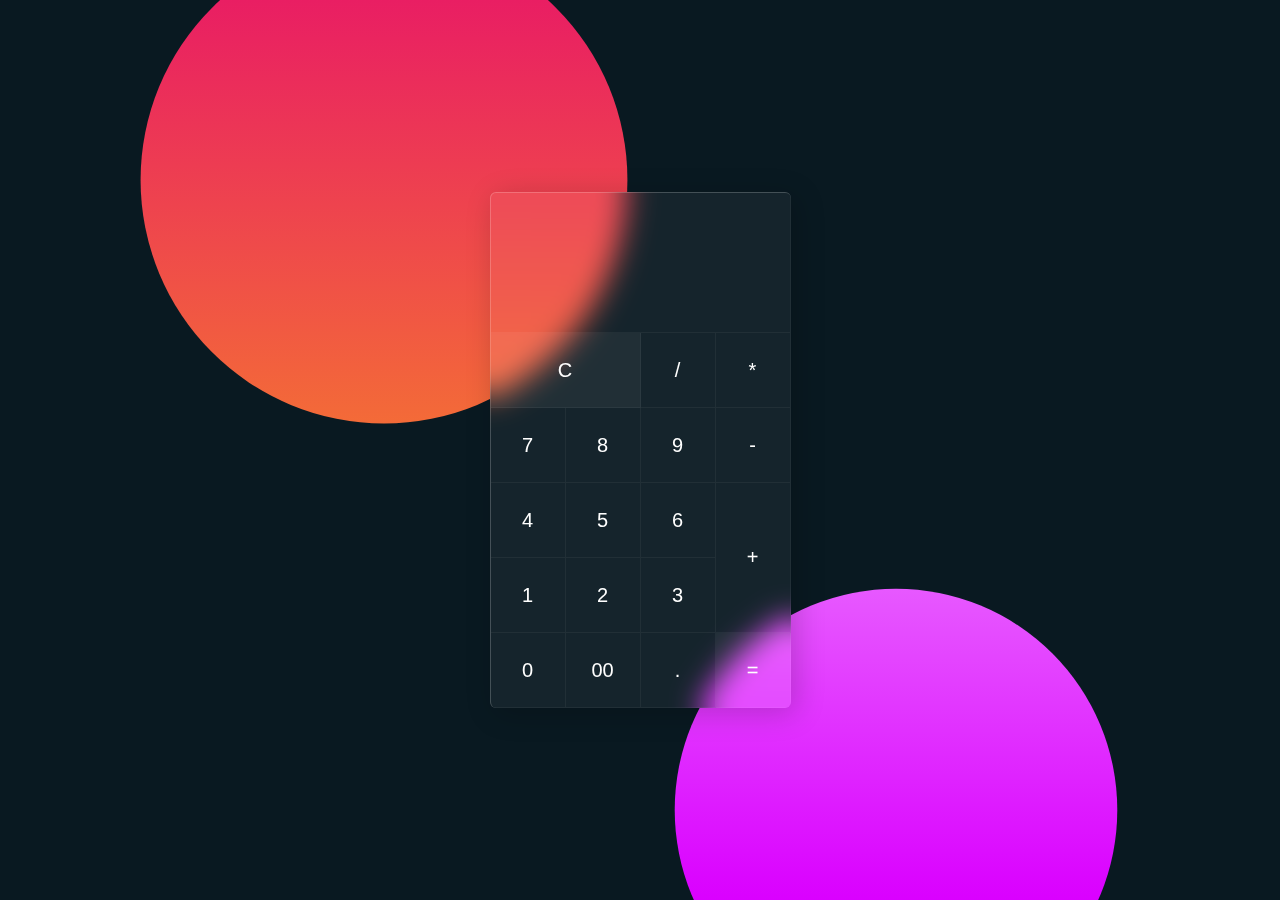
<file: index.html>
<!DOCTYPE html>
<html lang="en">
<head>
    <meta charset="UTF-8">
    <meta http-equiv="X-UA-Compatible" content="IE=edge">
    <meta name="viewport" content="width=device-width, initial-scale=1.0">
    <link rel="stylesheet" href="./style.css">
    <title>calculator</title>
</head>
<body>
    <div class="container">
        <form class="calculator" name="calc">
            <input type="text" readonly class="value" name="txt"/>
            <span class="num clear" onclick="calc.txt.value =''">C</span>
            <span class="num" onclick="document.calc.txt.value +='/'">/</span>
            <span class="num" onclick="document.calc.txt.value +='*'">*</span>
            <span class="num" onclick="document.calc.txt.value +='7'">7</span>
            <span class="num" onclick="document.calc.txt.value +='8'">8</span>
            <span class="num" onclick="document.calc.txt.value +='9'">9</span>
            <span class="num" onclick="document.calc.txt.value +='-'">-</span>
            <span class="num" onclick="document.calc.txt.value +='4'">4</span>
            <span class="num" onclick="document.calc.txt.value +='5'">5</span>
            <span class="num" onclick="document.calc.txt.value +='6'">6</span>
            <span class="num plus" onclick="document.calc.txt.value +='+'">+</span>
            <span class="num" onclick="document.calc.txt.value +='1'">1</span>
            <span class="num" onclick="document.calc.txt.value +='2'">2</span>
            <span class="num" onclick="document.calc.txt.value +='3'">3</span>
            <span class="num" onclick="document.calc.txt.value +='0'">0</span>
            <span class="num" onclick="document.calc.txt.value +='00'">00</span>
            <span class="num" onclick="document.calc.txt.value +='.'">.</span>
            <span class="num equal" onclick="document.calc.txt.value =eval(calc.txt.value)">=</span>
        </form>
    </div>
    <script type="text/javascript" src="vanilla-tilt.js"></script>
<script type="text/javascript">
	VanillaTilt.init(document.querySelector(".container"), {
		max: 25,
		speed: 400,
        glare: true,
        "max-glare": 0.2,
	});
	
</script>
</body>
</html>
</file>
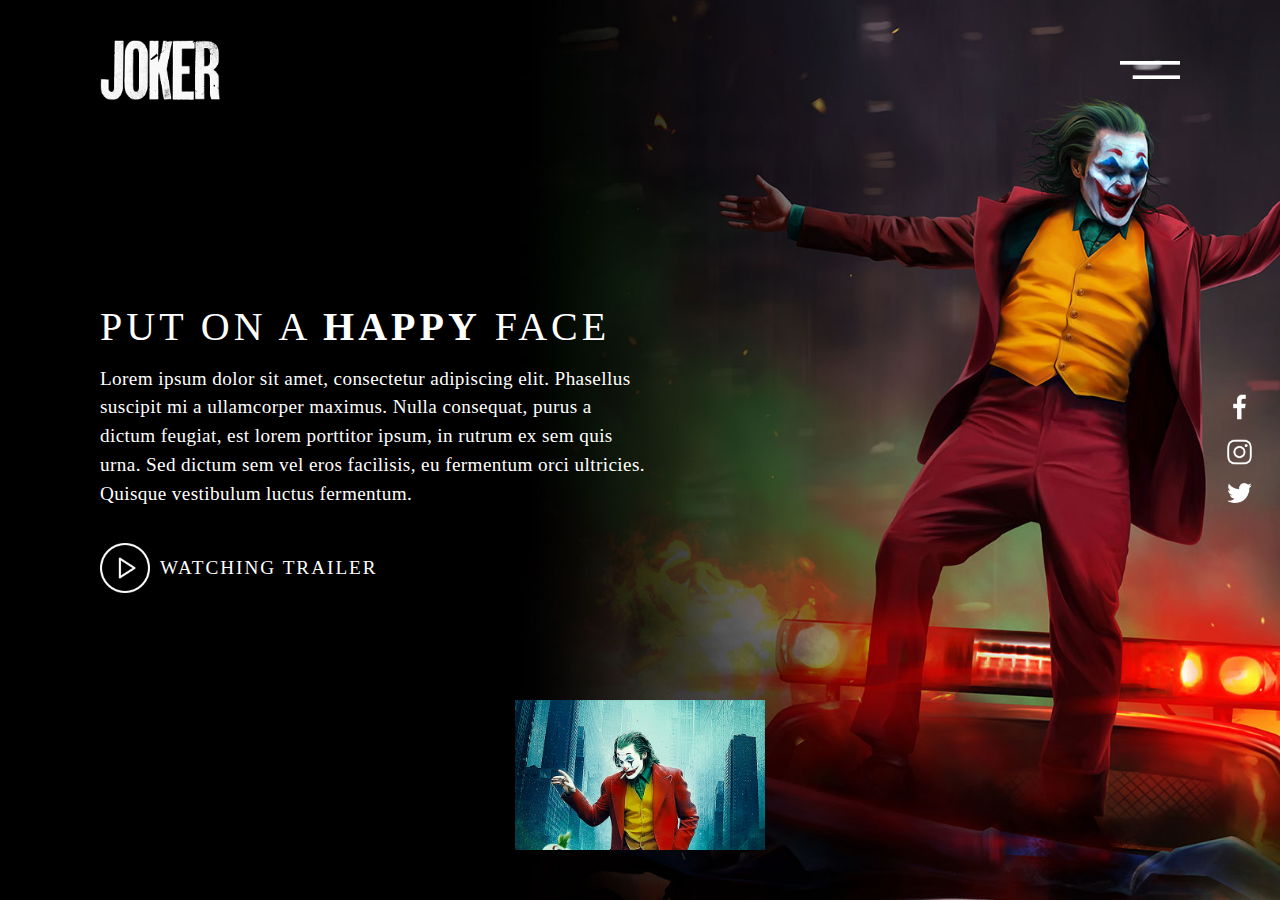
<file: landingPage01/index.html>
<!DOCTYPE html>
<html lang="en">
<head>
    <meta charset="UTF-8">
    <meta http-equiv="X-UA-Compatible" content="IE=edge">
    <meta name="viewport" content="width=device-width, initial-scale=1.0">
    <link rel="stylesheet" href="style.css"/>
    <title>Landing Page</title>
</head>
<body>
    <header>
        <a href="#" class="logo"><img src="logo.png" alt=""></a>
        <div class="toggle"><img src="toggle.png" alt=""></div>
    </header>
    <div class="banner">
        <div class="content">
            <h2>Put on a <span>Happy</span> face</h2>
            <p>Lorem ipsum dolor sit amet, consectetur adipiscing elit. Phasellus suscipit mi a ullamcorper maximus. 
                Nulla consequat, purus a dictum feugiat, est lorem porttitor ipsum, in rutrum ex sem quis urna. 
                Sed dictum sem vel eros facilisis, eu fermentum orci ultricies. Quisque vestibulum luctus fermentum.</p>
            <a href="#" class="play" onclick="toggle()"><img src="play.png" alt="">Watching Trailer</a>
            <div class="slide"></div>
            <ul class="sci">
                <li><a href="#"><img src="facebook.png" alt=""></a></li>
                <li><a href="#"><img src="instagram.png" alt=""></a></li>
                <li><a href="#"><img src="twitter.png" alt=""></a></li>
            </ul>
        </div>        
    </div>
    <div class="trailer">
        <video src="trailer.mp4" controls="true"></video>
        <img src="close.png" class="close" alt="" onclick="toggle()">
    </div>
    <script>
        function toggle(){
            var trailer = document.querySelector('.trailer');
            var video = document.querySelector('.video');
            trailer.classList.toggle('active')
            video.currentTime = 0;
            video.pause()
        }
    </script>
</body>
</html>
</file>
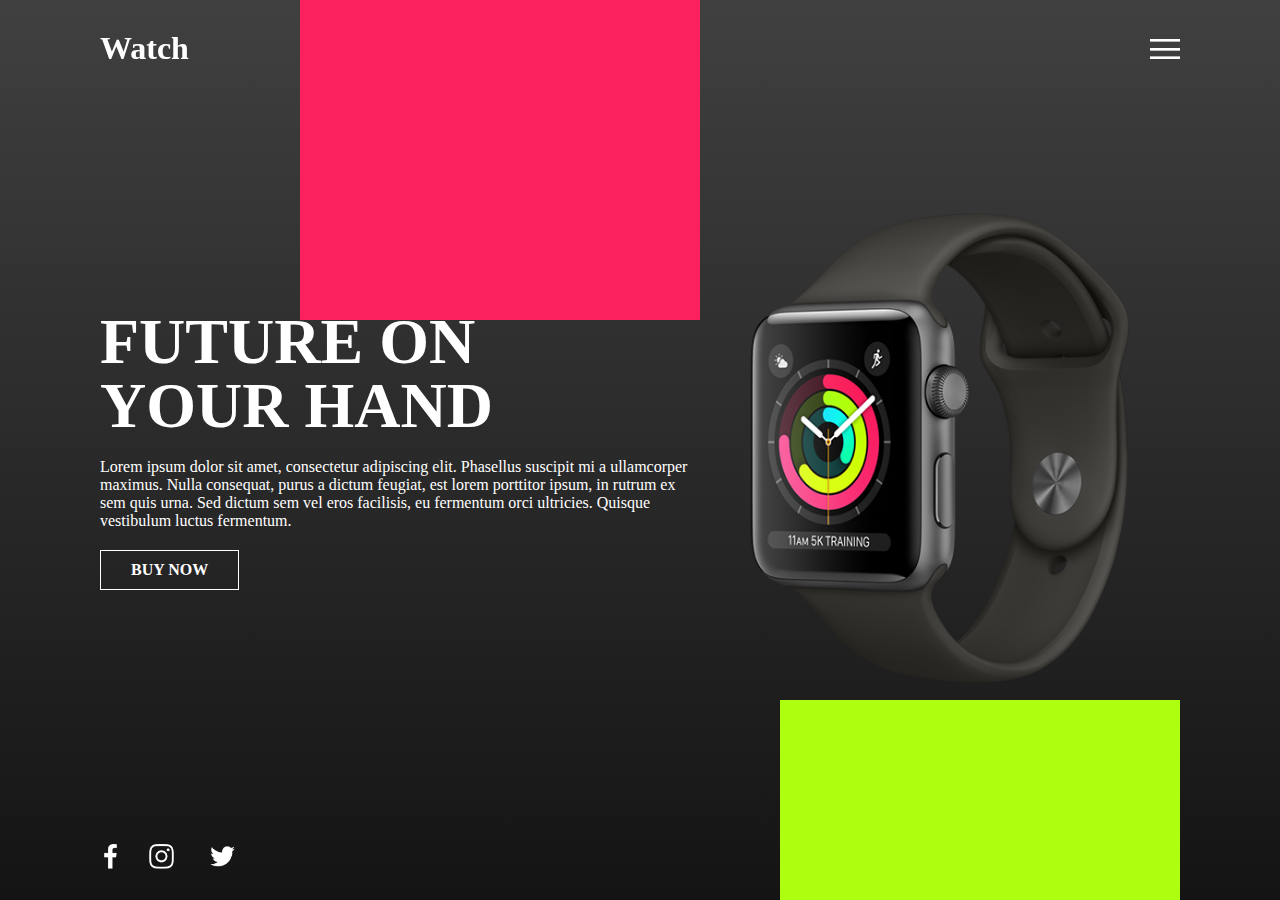
<file: landingPage02/index.html>
<!DOCTYPE html>
<html lang="en">
<head>
    <meta charset="UTF-8">
    <meta http-equiv="X-UA-Compatible" content="IE=edge">
    <meta name="viewport" content="width=device-width, initial-scale=1.0">
<link rel="stylesheet" href="style.css">
    <title>Landing Page</title>
</head>
<body>
    <section class="banner">
    <header>
        <a href="#" class="logo">Watch</a>
        <div class="toggle" onclick="toggle();"></div>
    </header>
    <div class="content">
        <div class="contentBx">
            <h2>Future on<br> your Hand</h2>
            <p>Lorem ipsum dolor sit amet, consectetur adipiscing elit. Phasellus suscipit mi a ullamcorper maximus. 
                Nulla consequat, purus a dictum feugiat, est lorem porttitor ipsum, in rutrum ex sem quis urna. 
                Sed dictum sem vel eros facilisis, eu fermentum orci ultricies. Quisque vestibulum luctus fermentum.</p>
            <a href="#">Buy Now</a>
        </div>
        <div class="imgBx">
            <img src="watch.png" alt="">
        </div>
    </div>
    <ul class="sci">
        <li><a href="#"><img src="facebook.png" alt=""></a></li>
        <li><a href="#"><img src="instagram.png" alt=""></a></li>
        <li><a href="#"><img src="twitter.png" alt=""></a></li>
    </ul>
    <ul class="menu">
        <li><a href="#">Home</a></li>
        <li><a href="#">About</a></li>
        <li><a href="#">Product</a></li>
        <li><a href="#">Store</a></li>
        <li><a href="#">Contant</a></li>
    </ul>
    </section>
    <script type="text/javascript">
        function toggle(){
            const toggle = document.querySelector('.toggle');
            const banner = document.querySelector('.banner');
            toggle.classList.toggle('active');
            banner.classList.toggle('active');
        }
    </script>
</body>
</html>
</file>
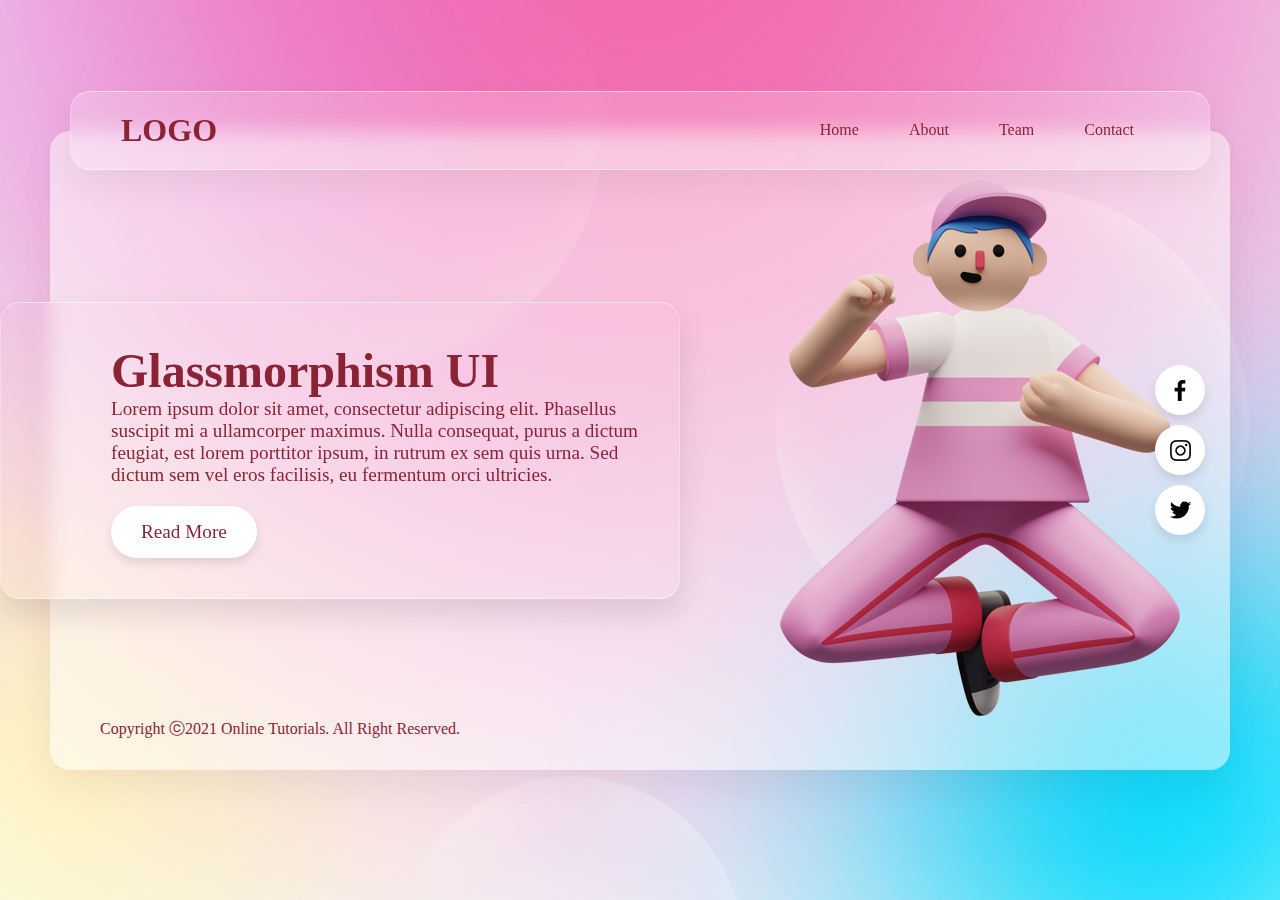
<file: landingPage03/index.html>
<!DOCTYPE html>
<html lang="en">
<head>
    <meta charset="UTF-8">
    <meta http-equiv="X-UA-Compatible" content="IE=edge">
    <meta name="viewport" content="width=device-width, initial-scale=1.0">
    <link rel="stylesheet" href="style.css"/>
    <title>Landing Page</title>
</head>
<body>
    <section>
        <div class="container">
            <header>
                <a href="#" class="logo">LOGO</a>
                <ul>
                    <li><a href="#" class="active">Home</a></li>
                    <li><a href="#">About</a></li>
                    <li><a href="#">Team</a></li>
                    <li><a href="#">Contact</a></li>
                </ul>
            </header>
            <div class="content">
                <h2>Glassmorphism UI</h2>
                <p>Lorem ipsum dolor sit amet, consectetur adipiscing elit. Phasellus suscipit mi a ullamcorper maximus. 
                    Nulla consequat, purus a dictum feugiat, est lorem porttitor ipsum, in rutrum ex sem quis urna. 
                    Sed dictum sem vel eros facilisis, eu fermentum orci ultricies.</p>
                <a href="#">Read More</a>
            </div>
            <div class="imgBx">
                <img src="character.png" alt="">
            </div>
            <ul class="sci">
                <li><a href="#"><img src="facebook.png" alt=""></a></li>
                <li><a href="#"><img src="instagram.png" alt=""></a></li>
                <li><a href="#"><img src="twitter.png" alt=""></a></li>
            </ul>
            <p class="copyrightText">
                Copyright ⓒ2021 Online Tutorials. All Right Reserved.
            </p>
        </div>
        
        
    </section>
</body>
</html>
</file>
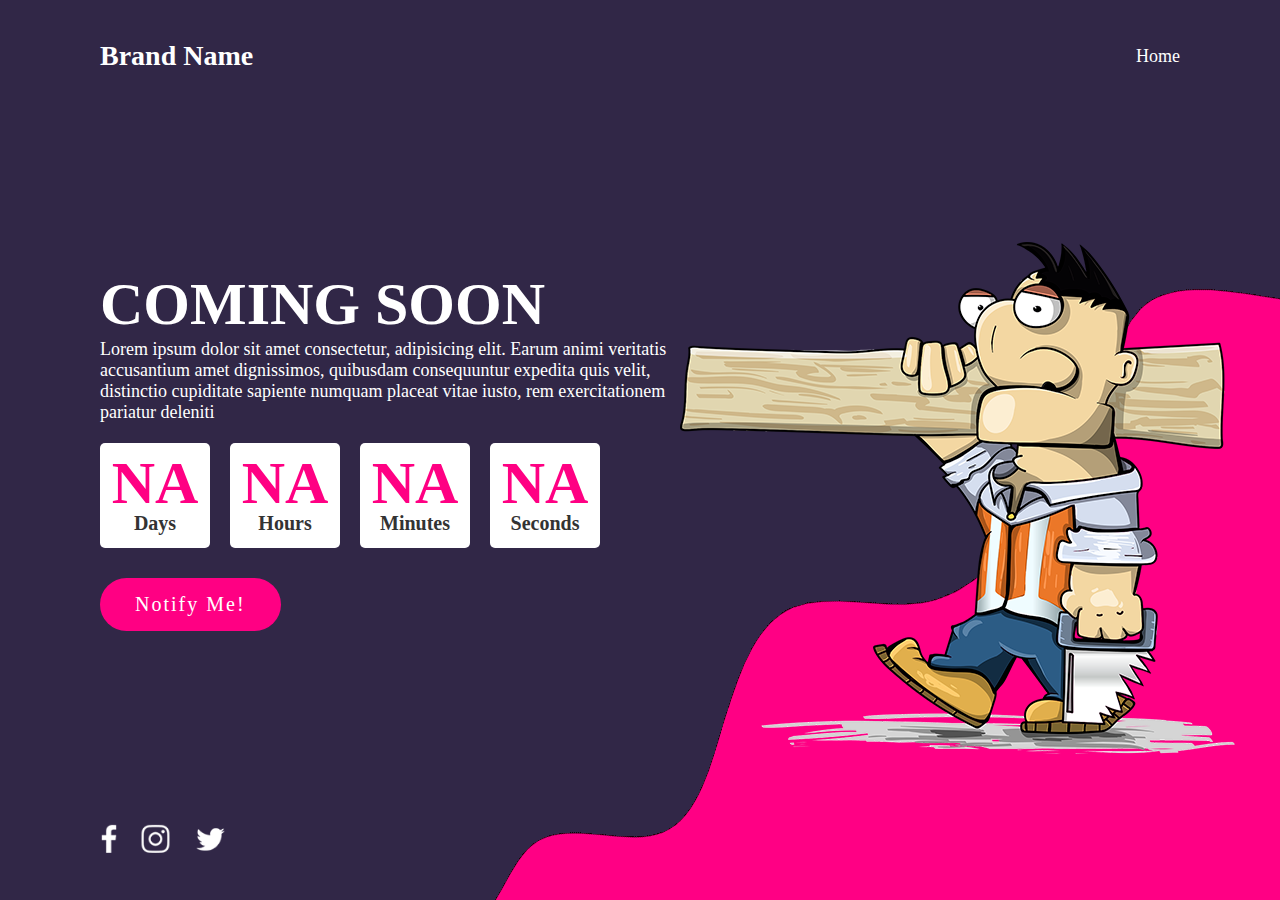
<file: landingPage04/index.html>
<!DOCTYPE html>
<html lang="en">
<head>
    <meta charset="UTF-8">
    <meta http-equiv="X-UA-Compatible" content="IE=edge">
    <meta name="viewport" content="width=device-width, initial-scale=1.0">
    <link rel="stylesheet" href="style.css"/>
    <title>Landing Page</title>
</head>
<body>
    <header>
        <a href="#" class="logo">Brand Name</a>
        <nav>
            <ul>
                <li><a href="#">Home</a></li>
            </ul>
        </nav>
    </header>
    <section>
        <img src="curve.png" alt="" class="wave">
        <div class="contentBx">
            <h2>Coming Soon</h2>
            <p>Lorem ipsum dolor sit amet consectetur, adipisicing elit. 
                Earum animi veritatis accusantium amet dignissimos, quibusdam consequuntur expedita quis velit, 
                distinctio cupiditate sapiente numquam placeat vitae iusto, rem exercitationem pariatur deleniti</p>
            <div class="countdown">
                <span id="day">NA</span>
                <span id="hour">NA</span>
                <span id="minute">NA</span>
                <span id="second">NA</span>                
            </div>
            <a href="#" onclick="toggle();">Notify Me!</a>
        </div>
        <div class="imgBx">
            <img src="man.png" alt="">
        </div>
        <ul class="sci">
            <li><a href="#"><img src="facebook.png" alt=""></a></li>
            <li><a href="#"><img src="instagram.png" alt=""></a></li>
            <li><a href="#"><img src="twitter.png" alt=""></a></li>
        </ul>
    </section>
    <div class="newsletter">
        <h2>Stay Tuned</h2>
        <p>Get notified at launch</p>
        <div class="inputBox">
            <form action="">
                <input type="email" name="" required="" placeholder="Enter Email Adress">
                <input type="submit" value="submit">
            </form>
            <img src="close.png" alt="" class="close" onclick="toggle();">
        </div>
    </div>
    <script type="text/javascript">
        var countDate = new Date('Jan 1, 2022 00:00:00').getTime();

        function newYear(){
            var now = new Date().getTime();
                gap = countDate - now;

                var second = 1000;
                var minute = second * 60;
                var hour = minute * 60;
                var day = hour * 24;

                var d = Math.floor(gap / (day));
                var h = Math.floor((gap % (day)) / (hour));
                var m = Math.floor((gap % (hour)) / (minute));
                var s = Math.floor((gap % (minute)) / (second));

                document.getElementById('day').innerText = d;
                document.getElementById('hour').innerText = h;
                document.getElementById('minute').innerText = m;
                document.getElementById('second').innerText = s;                
        }

        setInterval(function(){
            newYear();
        },1000);

        function toggle(){
            var newsletter = document.querySelector('.newsletter');
            newsletter.classList.toggle('active');
        }
    </script>
</body>
</html>
</file>
<file: style.css>
* {
  margin: 0;
  padding: 0;
  box-sizing: border-box;
  font-family: sans-serif;
}
body {
  display: flex;
  justify-content: center;
  align-items: center;
  min-height: 100vh;
  background: #091921;
}
body::before {
  content: "";
  position: absolute;
  top: 0;
  left: 0;
  width: 100%;
  height: 100%;
  background: linear-gradient(#e91e63, #ffc107);
  clip-path: circle(22% at 30% 20%);
}

body::after {
  content: "";
  position: absolute;
  top: 0;
  left: 0;
  width: 100%;
  height: 100%;
  background: linear-gradient(#ffffff, #da00ff);
  clip-path: circle(20% at 70% 90%);
}

.container {
  position: relative;
  background: rgba(255, 255, 255, 0.05);
  border-radius: 6px;
  overflow: hidden;
  z-index: 10;
  backdrop-filter: blur(15px);
  border-top: 1px solid rgba(255, 255, 255, 0.2);
  border-left: 1px solid rgba(255, 255, 255, 0.2);
  box-shadow: 5px 5px 30px rgba(0, 0, 0, 0.2);
}

.container .calculator {
  position: relative;
  display: grid;
}
.container .calculator .value {
  grid-column: span 4;
  height: 140px;
  width: 300px;
  text-align: right;
  border: none;
  outline: none;
  padding: 10px;
  font-size: 30px;
  background: transparent;
  color: #fff;
  border-bottom: 1px solid rgba(255, 255, 255, 0.05);
  border-right: 1px solid rgba(255, 255, 255, 0.05);
}

.container .calculator span {
  display: grid;
  place-items: center;
  width: 75px;
  height: 75px;
  color: #fff;
  font-weight: 400;
  cursor: pointer;
  font-size: 20px;
  user-select: none;
  border-bottom: 1px solid rgba(255, 255, 255, 0.05);
  border-right: 1px solid rgba(255, 255, 255, 0.05);
  transition: 0.5s;
}

.container .calculator span:hover {
  transition: 0s;
  background: rgba(255, 255, 255, 0.05);
}

.container .calculator span:active {
  background: #14ff47;
  color: #192f00;
  font-size: 24px;
  font-weight: 500;
}
.container .calculator .clear {
  grid-column: span 2;
  width: 150px;
  background: rgba(255, 255, 255, 0.05);
}
.container .calculator .plus {
  grid-row: span 2;
  height: 150px;
}
.container .calculator .equal {
  background: rgba(255, 255, 255, 0.05);
}
</file>
<file: landingPage01/style.css>
* {
  margin: 0;
  padding: 0;
  box-sizing: border-box;
}
header {
  position: absolute;
  top: 0;
  left: 0;
  width: 100%;
  display: flex;
  justify-content: space-between;
  align-items: center;
  padding: 40px 100px;
  z-index: 1000;
}
header .logo {
  max-width: 120px;
}
header .toggle {
  max-width: 60px;
  cursor: pointer;
}
header .logo img,
header .toggle img {
  max-width: 100%;
}
.banner {
  position: relative;
  width: 100%;
  min-height: 100vh;
  padding: 0 100px;
  background: url(bg.jpg);
  background-position: center;
  background-size: cover;
  display: flex;
  justify-content: flex-start;
  align-items: center;
}
.banner .content {
  max-width: 550px;
}
.banner .content h2 {
  text-transform: uppercase;
  font-weight: 400;
  font-size: 2.5em;
  letter-spacing: 0.1em;
  color: #fff;
}
.banner .content h2 span {
  font-weight: 800;
}
.banner .content p {
  font-size: 1.2em;
  font-weight: 300;
  letter-spacing: 0.02em;
  line-height: 1.5em;
  color: #fff;
  margin: 15px 0 35px;
}
.play {
  position: relative;
  display: inline-flex;
  justify-content: flex-start;
  align-items: center;
  color: #fff;
  text-transform: uppercase;
  font-weight: 500;
  text-decoration: none;
  letter-spacing: 2px;
  font-size: 1.2em;
}
.play img {
  margin-right: 10px;
  max-width: 50px;
}
.sci {
  position: absolute;
  top: 50%;
  transform: translateY(-50%);
  right: 20px;
  display: flex;
  justify-content: center;
  align-items: center;
  flex-direction: column;
}
.sci li {
  list-style: none;
}
.sci li a {
  text-decoration: none;
}
.sci li a img {
  filter: invert(1);
  transform: scale(0.6);
}
.slide {
  position: absolute;
  bottom: 50px;
  left: calc(50% - 250px / 2);
  width: 250px;
  height: 150px;
  background: url(joker.png);
  background-size: cover;
  cursor: pointer;
  animation: animate 25s linear infinite;
}
@keyframes animate {
  0%,
  100% {
    background-position: top;
  }
  45%,
  55% {
    background-position: bottom;
  }
}
.trailer {
  position: absolute;
  top: 50%;
  left: 50%;
  transform: translate(-50%, -50%);
  z-index: 10000;
  background: rgba(0, 0, 0, 0.95);
  width: 100%;
  height: 100%;
  display: flex;
  justify-content: center;
  align-items: center;
  visibility: hidden;
  opacity: 0;
}
.trailer.active {
  visibility: visible;
  opacity: 1;
}
.trailer video {
  max-width: 900px;
  outline: none;
}
.trailer .close {
  position: absolute;
  top: 30px;
  right: 30px;
  cursor: pointer;
  filter: invert(1);
  max-width: 32px;
}

@media (max-width: 991px) {
  header {
    padding: 20px 50px;
  }
  header .logo {
    max-width: 80px;
  }
  header .toggle {
    max-width: 40px;
  }
  .banner {
    padding: 100px 50px;
  }
  .banner .content h2 {
    font-size: 2em;
    letter-spacing: 0.05em;
  }
  .banner .content p {
    font-size: 1em;
  }
  .slide {
    position: relative;
    bottom: initial;
    left: 0;
    margin: 20px 0;
  }
  .sci {
    top: initial;
    right: initial;
    margin-top: 40px;
    flex-direction: row;
  }
  .sci li {
    margin: 0 5px;
  }
  .trailer video {
    max-width: 90%;
  }
}
</file>
<file: landingPage02/style.css>
* {
  margin: 0;
  padding: 0;
  box-sizing: border-box;
}
.banner {
  position: relative;
  width: 100%;
  min-height: 100vh;
  padding: 0 100px;
  display: flex;
  align-items: center;
  background: linear-gradient(#404040, #151415);
}
.banner::before {
  content: "";
  position: absolute;
  top: 0;
  left: 300px;
  width: 400px;
  height: 320px;
  background: #fa215e;
  z-index: 1;
  transition: 1s;
}
.banner.active::before {
  top: 0;
  left: 0;
  width: 50%;
  height: 100%;
  background: #151415;
}
.banner::after {
  content: "";
  position: absolute;
  bottom: 0;
  right: 100px;
  width: 400px;
  height: 200px;
  background: #aeff0f;
  z-index: 1;
  transition: 1s;
}
.banner.active::after {
  bottom: 0;
  right: 0;
  width: 50%;
  height: 100%;
  background: #151415;
}
header {
  position: fixed;
  top: 0;
  left: 0;
  width: 100%;
  z-index: 1000;
  display: flex;
  justify-content: space-between;
  align-items: center;
  padding: 30px 100px;
}
header .logo {
  font-size: 2em;
  color: #fff;
  font-weight: 700;
  text-decoration: none;
  transition: 0.5s;
  transform-origin: right;
}
.banner.active .logo {
  transform: scale(0);
  transform-origin: right;
}
.toggle {
  position: relative;
  width: 30px;
  height: 30px;
  background: url(menu.png);
  background-repeat: no-repeat;
  background-position: center;
  background-size: 30px;
  cursor: pointer;
}
.toggle.active {
  background: url(close.png);
  background-repeat: no-repeat;
  background-position: center;
  background-size: 25px;
}
.content {
  position: relative;
  z-index: 2;
  width: 100%;
  display: flex;
  justify-content: space-between;
  align-items: center;
  transition: 0.5s;
  transform-origin: right;
}
.banner.active .content {
  transform: scale(0);
  transform-origin: right;
}
.content .contentBx {
  max-width: 600px;
}
.content .contentBx h2 {
  font-size: 4em;
  line-height: 1em;
  color: #fff;
  text-transform: uppercase;
}
.content .contentBx p {
  font-size: 1em;
  color: #fff;
  margin: 20px 0;
}
.content .contentBx a {
  display: inline-block;
  border: 1px solid #fff;
  color: #fff;
  padding: 10px 30px;
  text-transform: uppercase;
  text-decoration: none;
  transition: 0.5s;
  font-weight: 700;
}
.content .contentBx a:hover {
  letter-spacing: 4px;
  background: #fff;
  color: #111;
}
.content .imgBx img {
  max-width: 100%;
  min-width: 400px;
}
.sci {
  position: absolute;
  bottom: 20px;
  display: flex;
  justify-content: center;
  align-items: center;
  z-index: 2;
  transition: 0.5s;
  transform-origin: right;
}
.banner.active .sci {
  transform: scale(0);
  transform-origin: right;
}
.sci li {
  list-style: none;
}
.sci li a {
  display: inline-block;
  margin-right: 20px;
  filter: invert(1);
  transform: scale(0.6);
}
.menu {
  position: fixed;
  top: 0;
  left: 0;
  width: 100%;
  height: 100%;
  display: flex;
  justify-content: center;
  align-items: center;
  flex-direction: column;
  z-index: 2;
  visibility: hidden;
  opacity: 0;
  transition: 0.5s;
  transition-delay: 0s;
}
.banner.active .menu {
  visibility: visible;
  opacity: 1;
  transition-delay: 1s;
}
.menu li {
  list-style: none;
}
.menu li a {
  color: #fff;
  font-size: 2em;
  text-decoration: none;
}

@media (max-width: 991px) {
  header {
    padding: 20px 40px;
  }
  .banner {
    padding: 40px;
    overflow: hidden;
  }
  .banner::before {
    top: 100px;
    left: 0;
    width: 170px;
    height: 310px;
  }
  .banner::after {
    bottom: 0;
    right: 0;
    width: 80px;
    height: 60px;
  }
  .content {
    flex-direction: column-reverse;
    margin: 50px 0;
  }
  .content .contentBx {
    max-width: 100%;
  }
  .content .imgBx img {
    max-width: 100%;
    min-width: 300px;
  }
  .content .contentBx h2 {
    font-size: 2.5em;
  }
}
</file>
<file: landingPage03/style.css>
* {
  margin: 0;
  padding: 0;
  box-sizing: border-box;
}
section {
  display: flex;
  justify-content: center;
  align-items: center;
  min-height: 100vh;
  background: url(bg2.jpg);
  background-size: cover;
  background-position: center;
  background-attachment: fixed;
  padding: 50px;
}
.container {
  position: relative;
  min-height: 300px;
  background: rgba(255, 255, 255, 0.5);
  box-shadow: 0 15px 35px rgba(0, 0, 0, 0.05);
  border-radius: 20px;
  display: flex;
  justify-content: space-between;
  align-items: center;
  padding: 50px;
}
header {
  position: absolute;
  top: -40px;
  right: 20px;
  left: 20px;
  padding: 20px 50px;
  display: flex;
  justify-content: space-between;
  align-items: center;
  background: rgba(255, 255, 255, 0.2);
  box-shadow: 0 15px 35px rgba(0, 0, 0, 0.05);
  border-radius: 20px;
  backdrop-filter: blur(10px);
  border: 1px solid rgba(255, 255, 255, 0.25);
  border-top: 1px solid rgba(255, 255, 255, 0.5);
  border-bottom: 1px solid rgba(255, 255, 255, 0.5);
}
header .logo {
  color: #8a2435;
  font-weight: 700;
  font-size: 2em;
  text-decoration: none;
}
header ul {
  display: flex;
}
header ul li {
  list-style: none;
  margin: 0 10px;
}
header ul li a {
  text-decoration: none;
  font-weight: 500;
  color: #8a2435;
  padding: 8px 15px;
  border-radius: 25px;
}
header ul li a:hover,
header ul li a:active {
  background: #fff;
  box-shadow: 0 5px 10px rgba(0, 0, 0, 0.1);
}
.content {
  transform: translateX(-100px);
  max-width: 700px;
  box-shadow: 0 15px 30px rgba(0, 0, 0, 0.1);
  border-radius: 20px;
  backdrop-filter: blur(10px);
  border: 1px solid rgba(255, 255, 255, 0.25);
  border-top: 1px solid rgba(255, 255, 255, 0.5);
  border-bottom: 1px solid rgba(255, 255, 255, 0.5);
  padding: 40px;
  padding-left: 110px;
}
.content h2 {
  font-size: 3em;
  color: #8a2435;
}
.content p {
  font-size: 1.2em;
  color: #8a2435;
}
.content a {
  display: inline-block;
  padding: 15px 30px;
  background: #fff;
  color: #8a2435;
  margin-top: 20px;
  border-radius: 30px;
  font-size: 1.2em;
  font-weight: 500;
  text-decoration: none;
  box-shadow: 0 5px 10px rgba(0, 0, 0, 0.1);
}
.imgBx img {
  max-width: 400px;
  animation: animate 5s linear infinite;
}
@keyframes animate {
  0%,
  100% {
    transform: translateY(50px);
  }
  50% {
    transform: translateY(100px);
  }
}
.sci {
  position: absolute;
  right: 25px;
  display: flex;
  flex-direction: column;
  justify-content: center;
  align-items: center;
}
.sci li {
  list-style: none;
}
.sci li a {
  text-decoration: none;
  width: 50px;
  height: 50px;
  background: #fff;
  display: flex;
  justify-content: center;
  align-items: center;
  border-radius: 50%;
  margin: 5px 0;
  box-shadow: 0 5px 10px rgba(0, 0, 0, 0.1);
}
.sci li a img {
  transform: scale(0.6);
  transition: 0.5s;
}
.sci li:hover a img {
  transform: scale(0.6) rotate(360deg);
}
.copyrightText {
  position: absolute;
  bottom: 30px;
  left: 50px;
  color: #8a2435;
}

@media (max-width: 1200px) {
  .container {
    position: relative;
    width: calc(100% - 20px);
  }
}
@media (max-width: 992px) {
  section {
    padding: 50px 10px 10px;
  }
  .container {
    flex-direction: column;
    height: auto;
    padding: 20px;
  }
  .container .content {
    transform: translateY(0);
    max-width: 100%;
    padding: 40px;
    margin-top: -40px;
  }
  .container .content a {
    font-size: 1em;
    padding: 10px 20px;
  }
  header {
    position: relative;
    flex-direction: column;
    width: 100%;
    padding: 20px;
    top: -60px;
    right: 0;
    left: 0;
  }
  header ul {
    margin-top: 10px;
    flex-wrap: wrap;
    justify-content: center;
  }
  header ul li {
    margin: 2px;
  }
  header ul li a {
    display: inline-block;
  }
  .imgBx {
    margin-bottom: 50px;
  }
  @keyframes animate {
    0%,
    100% {
      transform: translateY(-20px);
    }
    50% {
      transform: translateY(20px);
    }
  }
  .sci {
    position: relative;
    flex-direction: row;
    left: 0;
  }
  .sci li {
    margin: 0 10px;
  }
  .copyrightText {
    position: relative;
    bottom: initial;
    left: initial;
    width: 100%;
    text-align: center;
    margin-top: 20px;
  }
  @media (max-width: 600px) {
    .content h2 {
      font-size: 1.5em;
    }
    .content p {
      font-size: 1em;
    }
    .imgBx img {
      max-width: 300px;
    }
  }
}
</file>
<file: landingPage04/style.css>
* {
  margin: 0;
  padding: 0;
  box-sizing: border-box;
}
body {
  background: #312747;
}
header {
  display: flex;
  justify-content: space-between;
  align-items: center;
  position: absolute;
  top: 0;
  left: 0;
  width: 100%;
  padding: 40px 100px;
  z-index: 10;
}
header .logo {
  position: relative;
  color: #fff;
  font-size: 28px;
  font-weight: 600;
  text-decoration: none;
}
header nav {
  position: relative;
}
header nav ul {
  position: relative;
  display: flex;
}
header nav ul li {
  list-style: none;
}
header nav ul li a {
  color: #fff;
  text-decoration: none;
  font-size: 18px;
}
header nav ul li a:hover {
  color: #ff0083;
}
section {
  position: relative;
  display: flex;
  justify-content: space-between;
  align-items: center;
  min-height: 100vh;
  padding: 0 100px;
}
section .contentBx {
  position: relative;
  max-width: 600px;
  z-index: 1000;
}
section .contentBx h2 {
  color: #fff;
  font-size: 60px;
  text-transform: uppercase;
}
section .contentBx p {
  font-size: 18px;
  color: #fff;
}

section .contentBx .countdown {
  display: flex;
  margin: 20px 0;
}
section .contentBx .countdown span {
  display: inline-block;
  position: relative;
  min-width: 110px;
  padding: 0 5px 25px 5px;
  line-height: 80px;
  text-align: center;
  background: #fff;
  color: #ff0083;
  margin-right: 20px;
  font-size: 60px;
  font-weight: 800;
  border-radius: 5px;
}
section .contentBx .countdown span::before {
  content: "";
  position: absolute;
  bottom: -15px;
  left: 0;
  width: 100%;
  color: #333;
  font-size: 20px;
  font-weight: 600;
  border-radius: 5px;
}
section .contentBx .countdown span#day::before {
  content: "Days";
}
section .contentBx .countdown span#hour::before {
  content: "Hours";
}
section .contentBx .countdown span#minute::before {
  content: "Minutes";
}
section .contentBx .countdown span#second::before {
  content: "Seconds";
}
section .contentBx a {
  position: relative;
  display: inline-block;
  margin-top: 10px;
  background: #ff0083;
  color: #fff;
  text-decoration: none;
  padding: 15px 35px;
  border-radius: 40px;
  font-size: 20px;
  letter-spacing: 2px;
}
section .imgBx {
  position: relative;
  max-width: 500px;
  width: 100%;
  margin-top: 100px;
  z-index: 1;
}
section .sci {
  position: absolute;
  bottom: 40px;
  left: 100px;
  z-index: 1000;
  display: flex;
  justify-content: center;
  align-items: center;
  filter: invert(1);
}
section .sci li {
  list-style: none;
}
section .sci li a {
  display: block;
  margin-right: 20px;
  transform: scale(0.8);
}
.newsletter {
  position: fixed;
  top: 50%;
  left: 50%;
  transform: translate(-50%, -50%);
  background: #fff;
  width: 600px;
  padding: 60px;
  z-index: 10000;
  box-shadow: 0 0 0 100vh rgba(49, 39, 71, 0.95);
  visibility: hidden;
  opacity: 0;
  transition: 0.5s;
}
.newsletter.active {
  visibility: visible;
  opacity: 1;
}
.newsletter h2 {
  font-size: 48px;
  color: #312747;
}
.newsletter p {
  font-size: 20px;
  color: #312747;
}
.newsletter .inputBox {
  margin-top: 20px;
}
.newsletter .inputBox input {
  padding: 10px;
  outline: none;
  width: 300px;
  font-size: 18px;
  border: 1px solid #999;
}
.newsletter .inputBox input[type="submit"] {
  padding: 10px;
  outline: none;
  width: 140px;
  color: #fff;
  background: #ff0083;
  border: 1px solid #ff0083;
  letter-spacing: 2px;
  box-sizing: border-box;
  cursor: pointer;
}
.newsletter .inputBox .close {
  position: absolute;
  top: 20px;
  right: 20px;
  width: 40px;
  height: 40px;
  cursor: pointer;
}
.wave {
  position: absolute;
  bottom: 0;
  right: 0;
  pointer-events: none;
}
@media (max-width: 991px) {
  section {
    flex-direction: column;
    height: auto;
    padding-top: 150px;
  }
  section .contentBx {
    max-width: 100%;
  }
  section .imgBx {
    margin-top: 0;
  }
}
@media (max-width: 767px) {
  header {
    padding: 20px 50px;
  }
  section {
    flex-direction: column;
    padding: 120px 50px 100px;
    height: auto;
  }
  section .contentBx h2 {
    font-size: 40px;
  }
  section .contentBx p {
    font-size: 16px;
  }
  section .contentBx .countdown span {
    font-size: 30px;
    min-width: 70px;
    margin-right: 5px;
  }
  section .contentBx .countdown span::before {
    font-size: 14px;
  }
  section .sci {
    left: 50px;
  }
  .newsletter {
    width: 90%;
    padding: 30px;
  }
  .newsletter .inputBox input {
    width: 100%;
    margin-top: 10px;
  }
  .newsletter h2 {
    font-size: 36px;
  }
}
</file>
